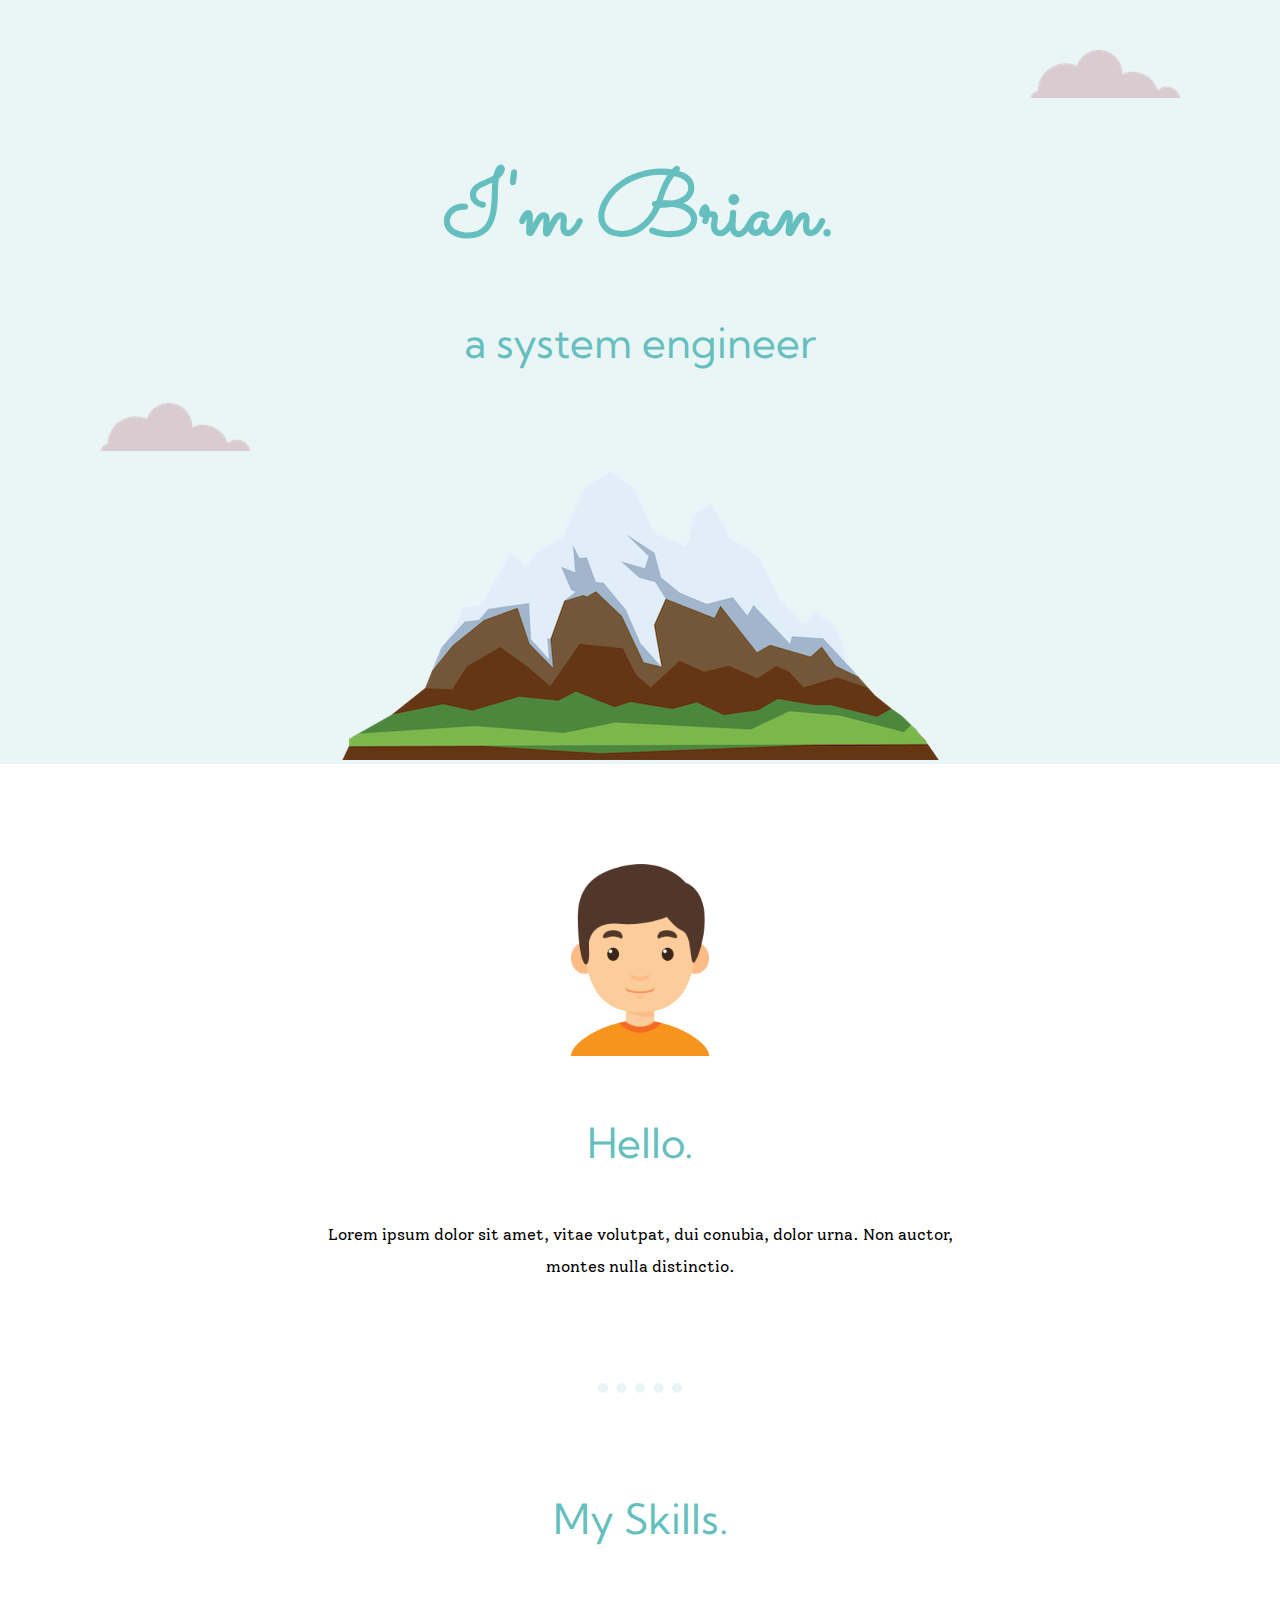
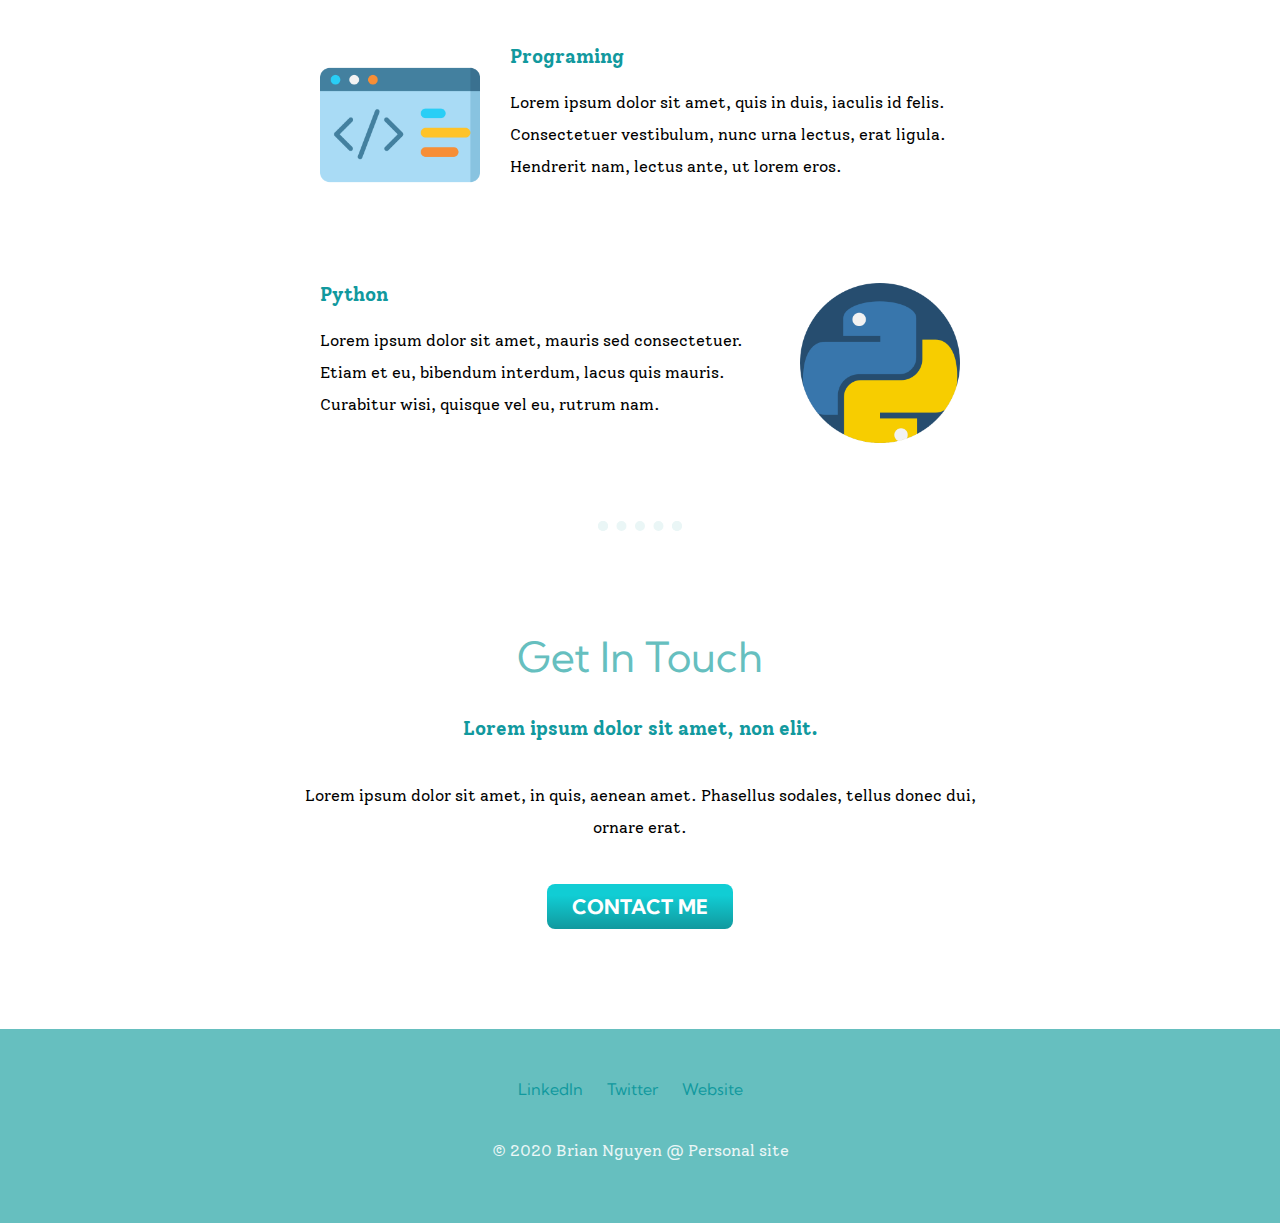
<file: index.html>
<!DOCTYPE html>
<html lang="en" dir="ltr">

<head>
  <meta charset="utf-8">
  <title>Brian Nguyen CV</title>
  <link rel="stylesheet" href="css/style.css">
  <link rel="icon" href="favicon.ico">
  <link href="https://fonts.googleapis.com/css2?family=Kumbh+Sans&family=Sacramento&family=Solway&display=swap" rel="stylesheet">
</head>

<body>
  <div class="top-container">
    <img class="top-cloud" src="images/cloud.png" alt="cloud">
    <h1>I'm Brian.</h1>
    <h2>a system engineer</h2>
    <img class="bottom-cloud" src="images/cloud.png" alt="cloud">
    <img src="images/mountain.png" alt="mountain">
  </div>
  <div class="middle-container">
    <div class="profile">
      <img class="profile-img" src="images/profile.png" alt="profile">
      <h2>Hello.</h2>
      <p>Lorem ipsum dolor sit amet, vitae volutpat, dui conubia, dolor urna. Non auctor, montes nulla distinctio.</p>
    </div>
    <hr>
    <div class="skills">
      <h2>My Skills.</h2>
      <div class="skill-row">
        <img class="code-img" src="images/code.png" alt="code">
        <h3>Programing</h3>
        <p>Lorem ipsum dolor sit amet, quis in duis, iaculis id felis. Consectetuer vestibulum, nunc urna lectus, erat ligula. Hendrerit nam, lectus ante, ut lorem eros.</p>
      </div>
      <div class="skill-row">
        <img class="python-img" src="images/python.png" alt="python">
        <h3>Python</h3>
        <p>Lorem ipsum dolor sit amet, mauris sed consectetuer. Etiam et eu, bibendum interdum, lacus quis mauris. Curabitur wisi, quisque vel eu, rutrum nam.</p>
      </div>
    </div>
    <hr>
    <div class="contact-me">
      <h2>Get In Touch</h2>
      <h3>Lorem ipsum dolor sit amet, non elit.</h3>
      <p class="contact-messages">Lorem ipsum dolor sit amet, in quis, aenean amet. Phasellus sodales, tellus donec dui, ornare erat.</p>
      <a class="button-contact" href="mailto:name@email.com">CONTACT ME</a>
    </div>
  </div>
  <div class="bottom-container">
    <a class="footer-link" href="https://www.linkedin.com/">LinkedIn</a>
    <a class="footer-link" href="https://twitter.com/">Twitter</a>
    <a class="footer-link" href="https://www.appbrewery.co/">Website</a>
    <p class="copyright">© 2020 Brian Nguyen @ Personal site</p>
  </div>

</body>

</html>
</file>
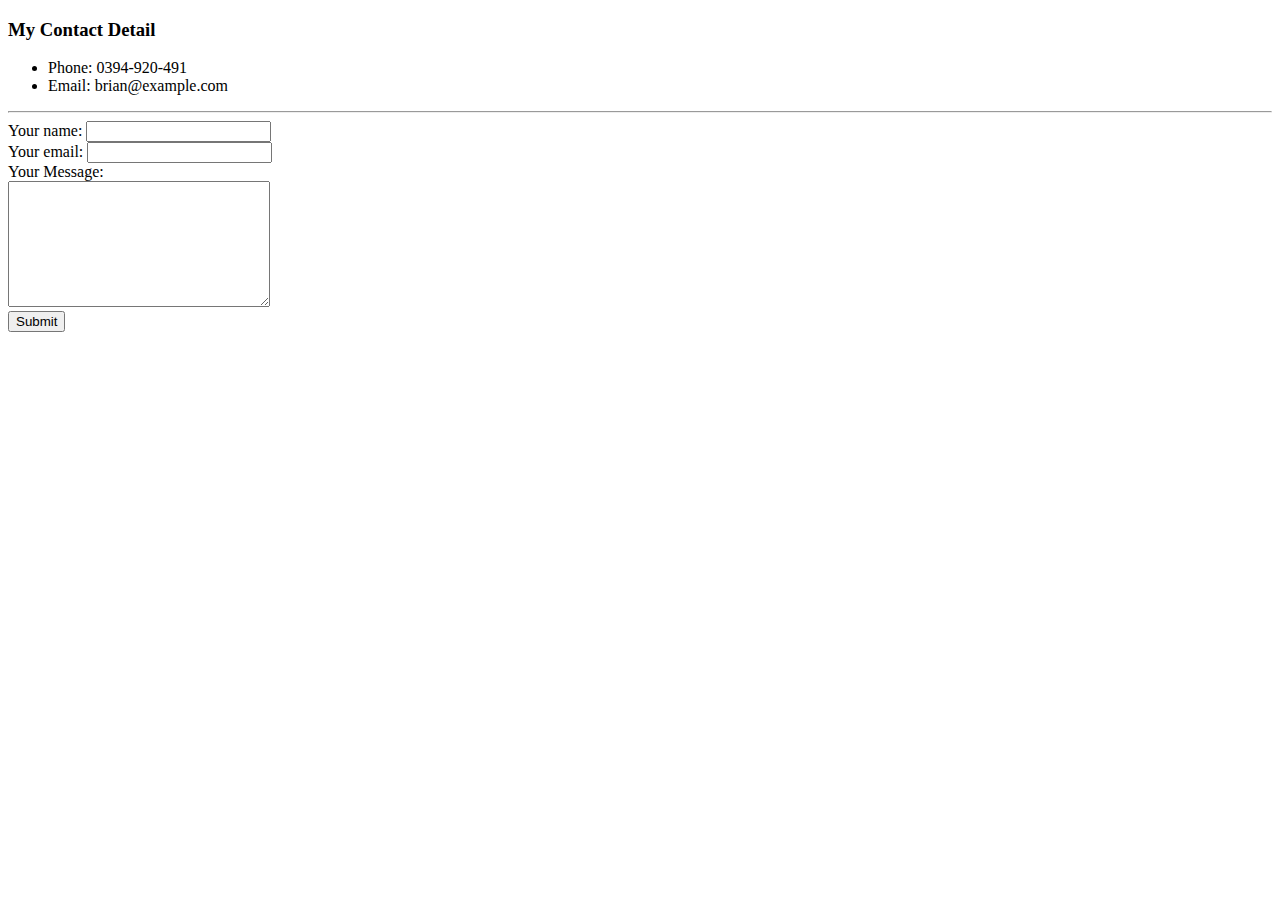
<file: contacts.html>
<!DOCTYPE html>
<html lang="en" dir="ltr">
  <head>
    <meta charset="utf-8">
    <title></title>
  </head>
  <body>
    <h3>My Contact Detail</h3>
    <ul>
      <li>Phone: 0394-920-491</li>
      <li>Email: brian@example.com</li>
    </ul>
    <hr>
    <form class="" action="mailto:brian@example.com" method="post" enctype="text/plain">
      <label>Your name:</label>
      <input type="text" name="yourName" value=""><br>
      <label>Your email:</label>
      <input type="email" name="yourEmaail" value=""><br>
      <label>Your Message:</label><br>
      <textarea name="yourMessage" rows="8" cols="30"></textarea><br>
      <input type="submit" name="">
    </form>
  </body>
</html>
</file>
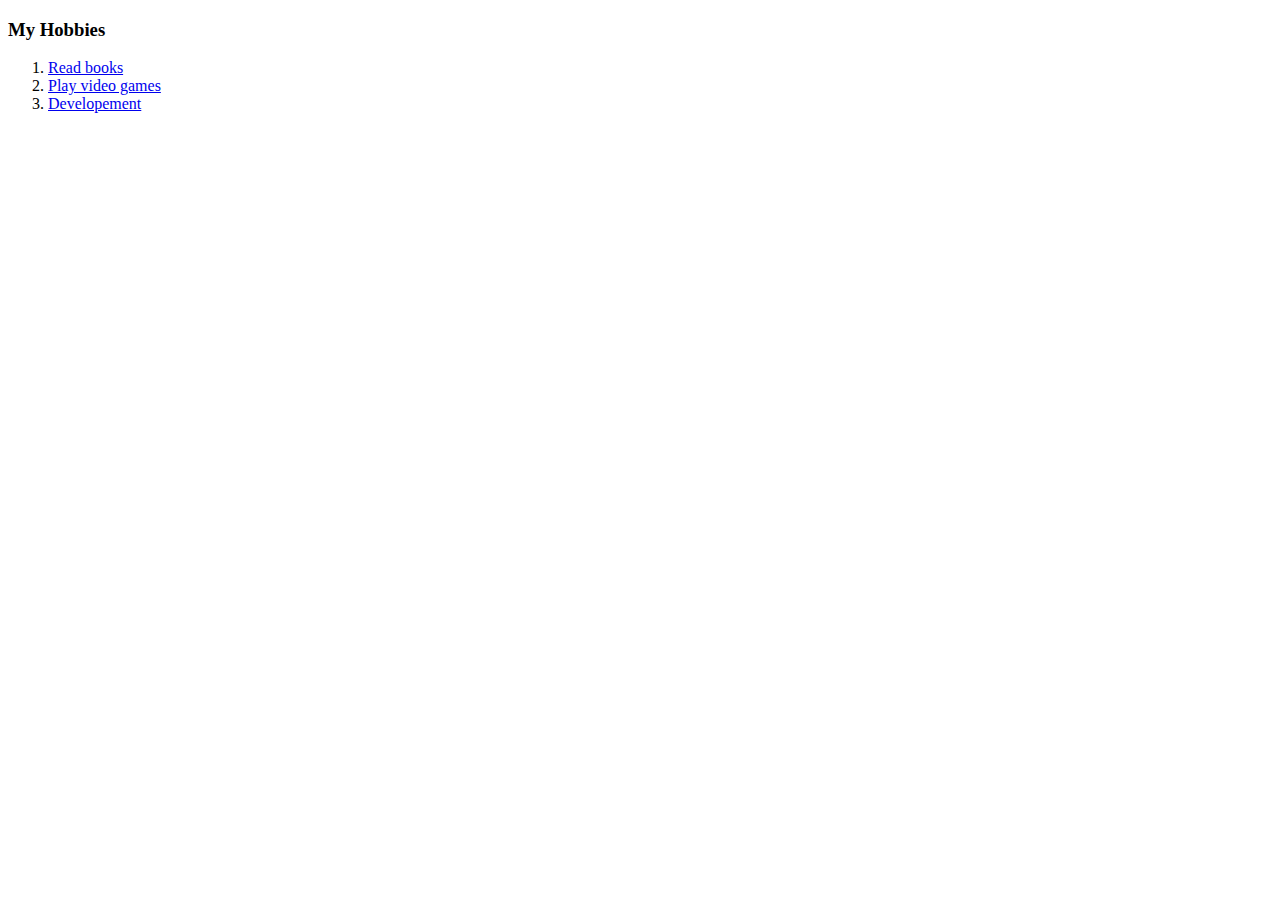
<file: hobbies.html>
<!DOCTYPE html>
<html lang="en" dir="ltr">
  <head>
    <meta charset="utf-8">
    <title></title>
  </head>
  <body>
    <h3>My Hobbies</h3>
    <ol>
      <li><a href="#">Read books</a></li>
      <li><a href="#">Play video games</a></li>
      <li><a href="#">Developement</a></li>
    </ol>
  </body>
</html>
</file>
<file: css/style.css>
body {
  margin: 0;
  text-align: center;
  font-family: 'Solway', serif;
  font-size: 100%;
}

h1 {
  font-size: 5.625rem;
  margin: 50px auto 0 auto;
  font-family: 'Sacramento', cursive;
  color: #66BFBF;
}

h2 {
  font-family: 'Kumbh Sans', sans-serif;
  font-size: 2.6rem;
  color: #66BFBF;
  font-weight: normal;
}

h3{
  color: #11999E;
}

a{
  font-family: 'Kumbh Sans', sans-serif;
  color: #11999E;
  margin-right: 20px;
  text-decoration: none;
}

a:hover{
  color: #EAF6F6;
  text-decoration: underline;
}

hr{
  border: 10px #EAF6F6 dotted;
  border-bottom: none;
  width: 5%;
  margin: 100px auto;
}

p {
  line-height: 2;
}

.top-container {
  position: relative;
  background-color: #EAF6F6;
  padding-top: 100px;
}

.middle-container{
  margin: 100px auto;
}

.bottom-container{
  padding: 50px 0 20px;
  background-color: #66BFBF;

}

.copyright{
  color: #EAF6F6;
  padding: 20px 0;
}

.top-cloud{
  position: absolute;
  right: 100px;
  top: 50px;

}

.bottom-cloud{
  position: absolute;
  left: 100px;
}

.skill-row{
  width: 50%;
  margin: 100px auto;
  text-align: left;
}

.code-img{
  width: 25%;
  float: left;
  margin-right: 30px;
}

.python-img {
  width: 25%;
  float: right;
  margin-left: 30px;
}

.profile-img{
  width: 30%;
}

.profile{
  width: 50%;
  margin: auto;
  line-height: 2;
}

.contact-messages {
  width: 55%;
  margin: 40px auto 40px;
}

.button-contact {
  font-family: 'Kumbh Sans', sans-serif;
	background:linear-gradient(to bottom, #11cdd4 25%, #11999E 100%);
  margin: auto;
	border-radius:8px;
	display:inline-block;
	cursor:pointer;
	color:#ffffff;
	font-size:20px;
	font-weight:bold;
	padding:10px 25px;
	text-decoration:none;
  line-height: normal;
}
.button-contact:hover {
	background:linear-gradient(to bottom, #30e3cb 5%, #2bc4ad 100%);
	background-color:#408c99;
}
.button-contact:active {
	position:relative;
	top:1px;
}
</file>
